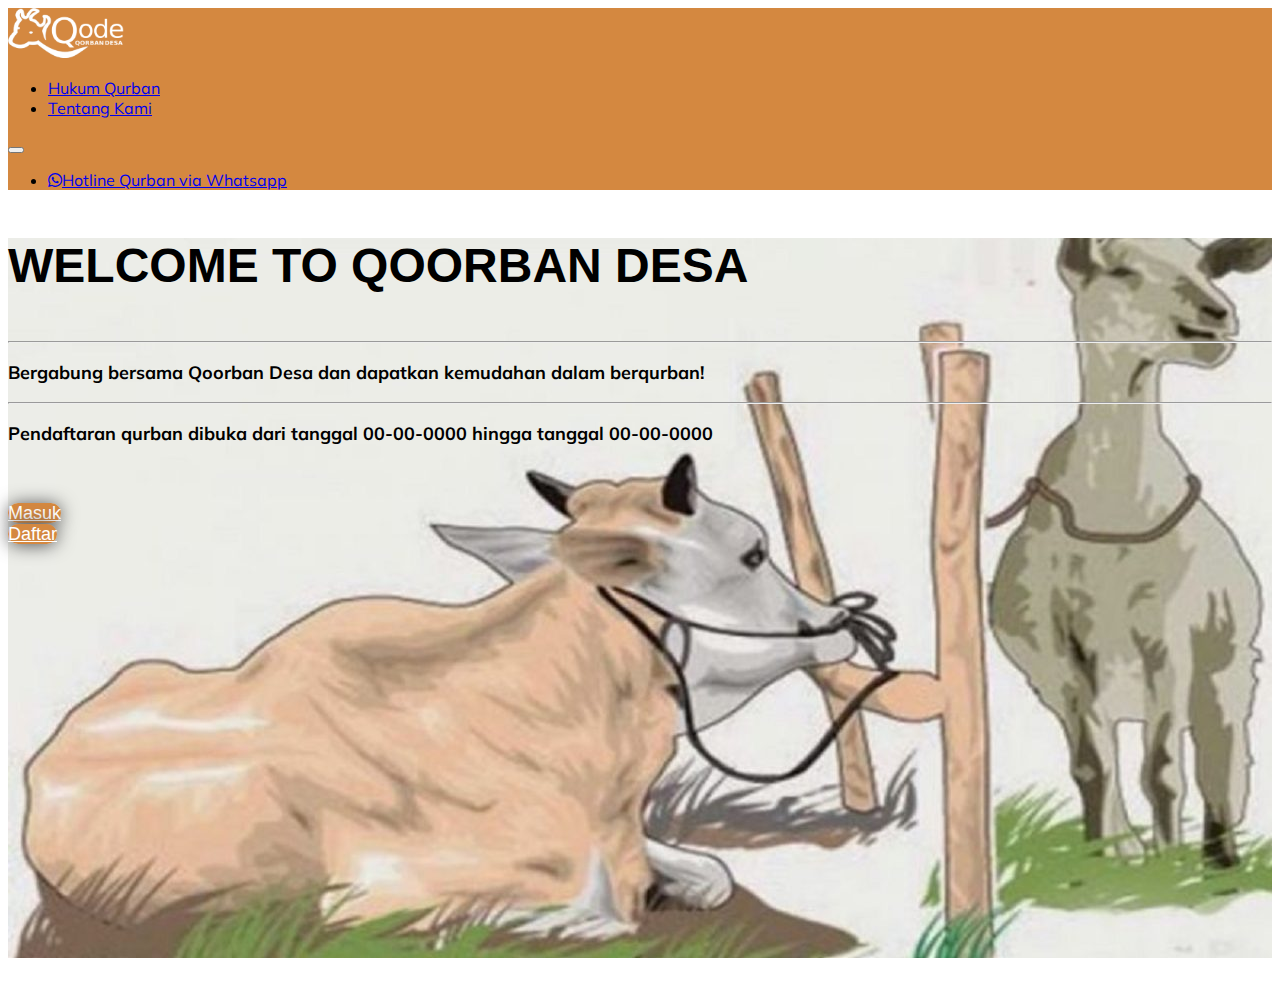
<file: index.html>
<!DOCTYPE html>
<html lang="en">
  <head>
    <!-- Required meta tags -->
    <meta charset="utf-8" />
    <meta name="viewport" content="width=device-width, initial-scale=1" />

    <!-- Bootstrap CSS -->
    <link href="https://cdn.jsdelivr.net/npm/bootstrap@5.0.1/dist/css/bootstrap.min.css" rel="stylesheet" integrity="sha384-+0n0xVW2eSR5OomGNYDnhzAbDsOXxcvSN1TPprVMTNDbiYZCxYbOOl7+AMvyTG2x" crossorigin="anonymous" />
    <link rel="stylesheet" href="https://cdnjs.cloudflare.com/ajax/libs/font-awesome/5.15.3/css/all.min.css" />
    <link rel="stylesheet" href="style/index.css" />

    <title>Landingpage</title>
  </head>

  <body>
    <header>
      <nav class="navbar navbar-expand-lg navbar-dark bg-nav">
        <div class="container">
          <img class="logo" src="assets/logo.png" alt="logo qode" />
          <div class="collapse navbar-collapse" id="navbarNav">
          <ul class="navbar-nav">
            <li class="nav-item">
            <a class="nav-link" href="halaman/hukumqurban.html">Hukum Qurban</a>
            </li>
            <li class="nav-item">
            <a class="nav-link" href="halaman/tentang.html">Tentang Kami</a>
            </li>
          </ul>
          </div>
          <button class="navbar-toggler" type="button" data-bs-toggle="collapse" data-bs-target="#navbarNav" aria-controls="navbarNav" aria-expanded="false" aria-label="Toggle navigation">
          <span class="navbar-toggler-icon"></span>
          </button>
          <div class="collapse navbar-collapse" id="navbarNav">
          <ul class="navbar-nav ms-auto">
            <li class="nav-item">
            <a class="nav-link btn-hotline border text-light" aria-current="page" href="https://wa.me/6282227010648"><i class="fab fa-whatsapp"></i>Hotline Qurban via Whatsapp</a>
            </li>
          </ul>
          </div>
        </div>
        </nav>
    </header>

   
    <div class="jumbotron">
      <div class="container h-50">
        <div class="row no-gutters align-items-center h-100">
            <div class="col-md-8">
        <p class="banner-tagline mt-0"> WELCOME TO QOORBAN DESA </p>
         <hr class="my-4">
        <p>Bergabung bersama Qoorban Desa dan dapatkan kemudahan dalam berqurban!</p>
        <hr class="ms-auto">
        <p>Pendaftaran qurban dibuka dari tanggal 00-00-0000 hingga tanggal 00-00-0000</p>
        <br>
        <br>
        <!-- <input id="submit-btn" type="submit" class="btn btn-warning btn-block" name="login" value="Masuk" href="masuk/login.php"/> -->
        <a id="submit-btn" class="btn btn-block" href="masuk/login.php">Masuk</a>
        <br>
        <a id="submit-btn" class="btn btn-block" href="masuk/register.php">Daftar</a>
        </div>
      </div>
     </div>
    </div>
   
     <br>
     <br>
    <script src="https://cdn.jsdelivr.net/npm/bootstrap@5.0.1/dist/js/bootstrap.bundle.min.js" integrity="sha384-gtEjrD/SeCtmISkJkNUaaKMoLD0//ElJ19smozuHV6z3Iehds+3Ulb9Bn9Plx0x4" crossorigin="anonymous"></script>
  </body>
</html>
</file>
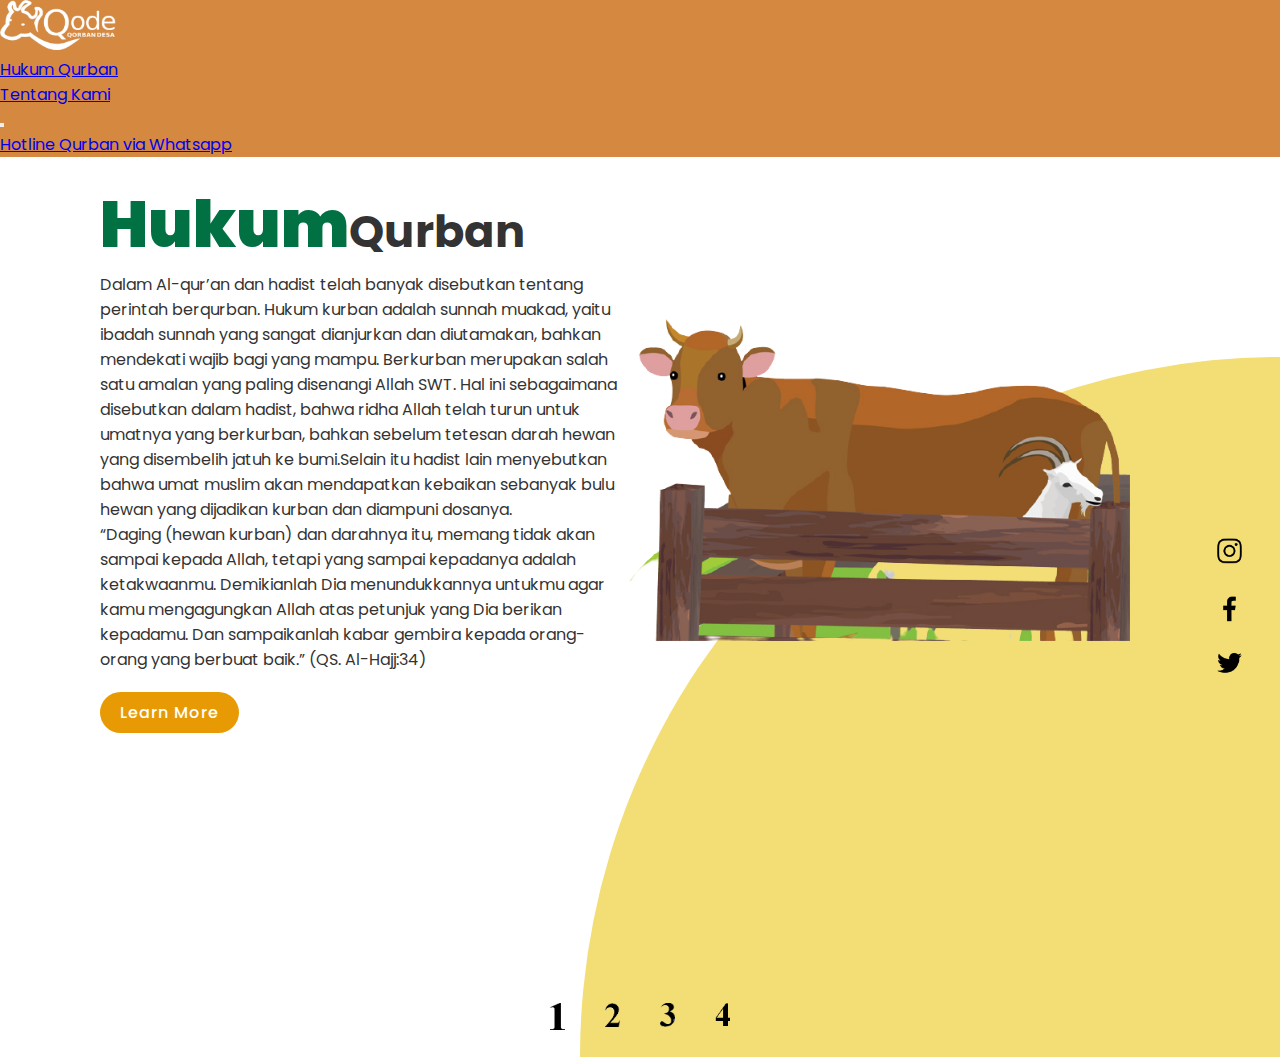
<file: halaman/hukumqurban.html>
<!DOCTYPE html>
<html leng="en">
<head>
	<meta charset="UTF-8">
	<title>Hukum Qurban</title>
	<link rel="stylesheet" href="../style/style.css">
	<link rel="stylesheet" href="../style/index.css" />

	<!-- Bootstrap CSS -->
    <link href="https://cdn.jsdelivr.net/npm/bootstrap@5.0.0-beta3/dist/css/bootstrap.min.css" rel="stylesheet" integrity="sha384-eOJMYsd53ii+scO/bJGFsiCZc+5NDVN2yr8+0RDqr0Ql0h+rP48ckxlpbzKgwra6" crossorigin="anonymous" />
</head>

 <body>
    <header>
		<nav class="navbar navbar-expand-lg navbar-dark bg-nav">
			<div class="container">
			  <img class="logo" src="../assets/logo.png" alt="logo qode" />
			  <div class="collapse navbar-collapse" id="navbarNav">
				<ul class="navbar-nav">
				  <li class="nav-item">
					<a class="nav-link active" href="hukumqurban.html">Hukum Qurban</a>
				  </li>
				  <li class="nav-item">
					<a class="nav-link" href="tentang.html">Tentang Kami</a>
				  </li>
				</ul>
			  </div>
			  <button class="navbar-toggler" type="button" data-bs-toggle="collapse" data-bs-target="#navbarNav" aria-controls="navbarNav" aria-expanded="false" aria-label="Toggle navigation">
				<span class="navbar-toggler-icon"></span>
			  </button>
			  <div class="collapse navbar-collapse" id="navbarNav">
				<ul class="navbar-nav ms-auto">
				  <li class="nav-item">
					<a class="nav-link btn-hotline border text-light" aria-current="page" href="https://wa.me/6282227010648"><i class="fab fa-whatsapp"></i>Hotline Qurban via Whatsapp</a>
				  </li>
				</ul>
			  </div>
			</div>
		  </nav>
    </header>

	<section>
		<div class="circle"></div>
		<div class="content">
			<div class="textBox">
				<h2>Hukum<span>Qurban</span></h2>
				<p>Dalam Al-qur’an dan hadist telah banyak disebutkan tentang perintah berqurban. Hukum kurban adalah sunnah muakad, yaitu ibadah sunnah yang sangat dianjurkan dan diutamakan, bahkan mendekati wajib bagi yang mampu. Berkurban merupakan salah satu amalan yang paling disenangi Allah SWT. Hal ini sebagaimana disebutkan dalam hadist, bahwa ridha Allah telah turun untuk umatnya yang berkurban, bahkan sebelum tetesan darah hewan yang disembelih jatuh ke bumi.Selain itu hadist lain menyebutkan bahwa umat muslim akan mendapatkan kebaikan sebanyak bulu hewan yang dijadikan kurban dan diampuni dosanya.</p>
				<p class="text-center">“Daging (hewan kurban) dan darahnya itu, memang tidak akan sampai kepada Allah, tetapi yang sampai kepadanya adalah ketakwaanmu. Demikianlah Dia menundukkannya untukmu agar kamu mengagungkan Allah atas petunjuk yang Dia berikan kepadamu. Dan sampaikanlah kabar gembira kepada orang-orang yang berbuat baik.” (QS. Al-Hajj:34)</p>
				<a href="#">Learn More</a>
			</div>
			<div class="imgBox">
				<img src="../img/img/img1.png" class="starbucks">
			</div>
		</div>
		<ul class="thumb">
			<li><img src="../img/img/1.png" onclick="imgSlider('../img/img/img1.png')"></li>
			<li><img src="../img/img/2.png" onclick="imgSlider('../img/img/img2.png')"></li>
			<li><img src="../img/img/3.png" onclick="imgSlider('../img/img/img3.png')"></li>
			<li><img src="../img/img/4.png" onclick="imgSlider('../img/img/img4.png')"></li>
		</ul>
		<ul class="sci">
			<li><a href="https://www.instagram.com/globalqurban/?hl=id"><img src="../img/img/instagram.png"></a></li>
			<li><a href="https://web.facebook.com/GlobalQurban/?_rdc=1&_rdr"><img src="../img/img/facebook.png"></a></li>
			<li><a href="https://twitter.com/globalqurban"><img src="../img/img/twitter.png"></a></li>
		</ul>
	</section>

	<script type="text/javascript">
		function imgSlider(anything) 
		{
			document.querySelector('.starbucks').src = anything;
		}

	</script>
</body>
</html>
</file>
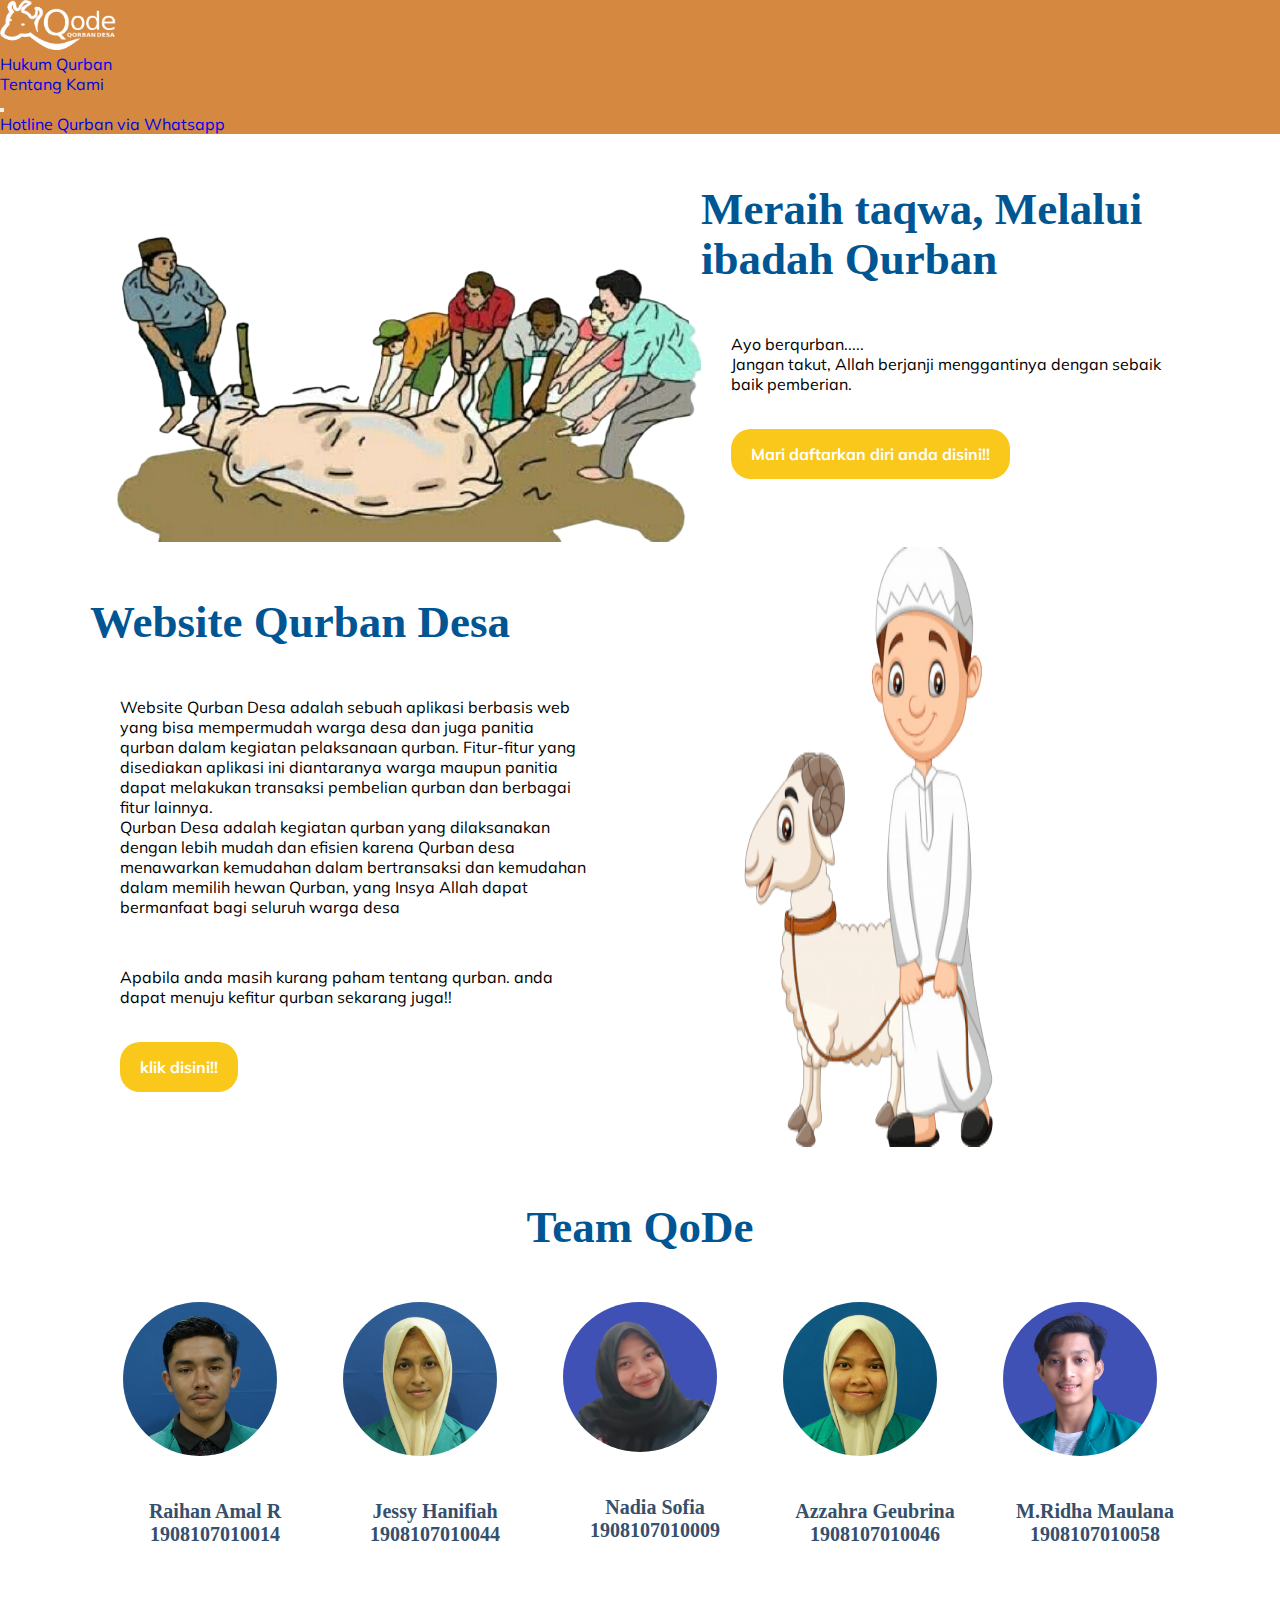
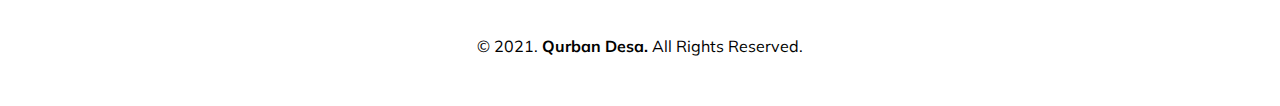
<file: halaman/tentang.html>
<!DOCTYPE html>
<html leng="en">
<head>
    <meta charset="UTF-8">
    <title>Hukum Qurban</title>
    <link rel="stylesheet" href="../style/style2.css">
    <link rel="stylesheet" href="../style/index.css" />

    <!-- Bootstrap CSS -->
    <link href="https://cdn.jsdelivr.net/npm/bootstrap@5.0.0-beta3/dist/css/bootstrap.min.css" rel="stylesheet" integrity="sha384-eOJMYsd53ii+scO/bJGFsiCZc+5NDVN2yr8+0RDqr0Ql0h+rP48ckxlpbzKgwra6" crossorigin="anonymous" />
</head>

 <body>
    <nav class="navbar navbar-expand-lg navbar-dark bg-nav">
        <div class="container">
          <img class="logo" src="../assets/logo.png" alt="logo qode" />
          <div class="collapse navbar-collapse" id="navbarNav">
            <ul class="navbar-nav">
              <li class="nav-item">
                <a class="nav-link " href="hukumqurban.html">Hukum Qurban</a>
              </li>
              <li class="nav-item">
                <a class="nav-link active" href="tentang.html">Tentang Kami</a>
              </li>
            </ul>
          </div>
          <button class="navbar-toggler" type="button" data-bs-toggle="collapse" data-bs-target="#navbarNav" aria-controls="navbarNav" aria-expanded="false" aria-label="Toggle navigation">
            <span class="navbar-toggler-icon"></span>
          </button>
          <div class="collapse navbar-collapse" id="navbarNav">
            <ul class="navbar-nav ms-auto">
              <li class="nav-item">
                <a class="nav-link btn-hotline border text-light" aria-current="page" href="https://wa.me/6282227010648"><i class="fab fa-whatsapp"></i>Hotline Qurban via Whatsapp</a>
              </li>
            </ul>
          </div>
        </div>
      </nav>
    </header>

    <div class="wrapper">
        <!-- untuk home -->
        <section id="home">
            <img src="../img/img/gambar1.png"/>
            <div class="kolom">
                <h2>Meraih taqwa, Melalui ibadah Qurban</h2>
                <p>Ayo berqurban.....<br>
                Jangan takut, Allah berjanji menggantinya dengan sebaik baik pemberian.</p>
                <p><a href="../masuk/register.php" class="tbl-pink">Mari daftarkan diri anda disini!!</a></p>
            </div>
        </section>

        <!-- untuk courses -->
        <section id="courses">
            <div class="kolom">
                <h2>Website Qurban Desa</h2>
                <p>Website Qurban Desa adalah sebuah aplikasi berbasis web yang bisa mempermudah warga desa dan juga panitia qurban dalam kegiatan pelaksanaan qurban. Fitur-fitur yang disediakan aplikasi ini diantaranya warga maupun panitia dapat melakukan transaksi pembelian qurban dan berbagai fitur lainnya.<br>
                Qurban Desa adalah kegiatan qurban yang dilaksanakan dengan lebih mudah dan efisien karena Qurban desa menawarkan kemudahan dalam bertransaksi dan kemudahan dalam memilih hewan Qurban, yang Insya Allah dapat bermanfaat bagi seluruh warga desa</p>
                <p>Apabila anda masih kurang paham tentang qurban. anda dapat menuju kefitur qurban sekarang juga!!</p>
                <p><a href="hukumqurban.html" class="tbl-biru">klik disini!!</a></p>
            </div>
            <img src="../img/img/diri.png"/>
        </section>

        <!-- untuk tutors -->
        <section id="tutors">
            <div class="tengah">
                <div class="kolom">
                    <h2> Team QoDe</h2>
                </div>

                <div class="tutor-list">
                    <div class="kartu-tutor">
                        <img src="../img/img/raihan.png"/>
                        <p>Raihan Amal R<br>
                        1908107010014</p>
                    </div>
                    <div class="kartu-tutor">
                        <img src="../img/img/jessy.png"/>
                        <p>Jessy Hanifiah<br>
                        1908107010044</p>
                    </div>
                    <div class="kartu-tutor">
                        <img src="../img/img/nadia.png"/>
                        <p>Nadia Sofia<br>
                        1908107010009</p>
                    </div>
                    <div class="kartu-tutor">
                        <img src="../img/img/azzahra.png"/>
                        <p>Azzahra Geubrina<br>
                        1908107010046</p>
                    </div>
                    <div class="kartu-tutor">
                        <img src="../img/img/ridha.png"/>
                        <p>M.Ridha Maulana<br>
                        1908107010058</p>
                    </div>
                </div>
            </div>
        </section>


    <div id="copyright">
        <div class="wrapper">
            &copy; 2021. <b>Qurban Desa.</b> All Rights Reserved.
        </div>
    </div>
    
</body>
</html>
</file>
<file: style/index.css>
@import url("https://fonts.googleapis.com/css2?family=Mulish:wght@300;400&display=swap");

body {
  font-family: "Mulish", sans-serif;
}

.bg-nav {
  background-color: rgb(212, 136, 64);
}

.logo {
  height: 50px !important;
}

.btn-hotline {
  border-radius: 8px !important;
}

.disclaimer {
  background-color: rgb(248, 242, 242);
}

.disclaimer span {
  font-weight: bold;
}

.container h2 {
  font-size: 22px;
  font-weight: bold;
}

.list-item {
  background-color: rgb(248, 242, 242);
  margin: auto;
  display: flex;
  align-items: center;
  /* height: 55px;
  line-height: 55px; */
}

.list-item input {
  width: 55px;
  height: 35px;
  outline: none;
  border: none;
  text-align: center;
}

.list-item button {
  width: 35px;
  height: 35px;
  border: none;
  color: blue;
  border-radius: 50%;
}

.price-card {
  background-color: rgb(228, 219, 219);
}

.price-card span {
  font-weight: bold;
}

.js-scroll-trigger button {
  width: 55px;
  height: 35px;
  outline: none;
  border: none;
  text-align: center;
}

.navbar-navscroll {
  color: white;
  font-weight: bold;
}
.jumbotron { 
  background-image: url(../img/jumbo1.jpg);
  background-size: cover;
  height: 720px;
}

.jumbotron .banner-tagline {
  font-family: 'Segoe UI', Tahoma, Geneva, Verdana, sans-serif;
  color: black;
  font-weight: bold;
  font-size: 48px; 
}

.jumbotron p {
  font-weight: bold;
  font-size: 18px;
}

#form {
    font-weight: bold;
    font-size: 18px;
}

form {
    padding: 1em;
    background: #f9f9f9;
    border: 1px solid #c1c1c1;
    margin-top: 2rem;
    max-width: 600px;
    margin-left: auto;
    margin-right: auto;
    padding: 1em;
  }

#submit-btn {
  background-color: rgb(212, 136, 64);
  border-radius: 21px;
  border: none;
  cursor: pointer;
  color: white;
  font-family: 'Segoe UI', Tahoma, Geneva, Verdana, sans-serif;
  font-size: 18px;
  height: 43px;
  margin: 0 auto;
  margin-top: 50px;
  width: 150px;
}

#submit-btn {
  box-shadow: 0px 1px 18px #4e4e4e;
}
</file>
<file: style/style.css>
@import url('https://fonts.googleapis.com/css?family=Poppins:200,300,400,500,600,700,800,900&display=swap');

*
{
	margin: 0;
	padding: 0;
	box-sizing: border-box;
	font-family: 'Poppins', sans-serif;
}

section
{
	position: relative;
	width: 100%;
	min-height: 100vh;
	padding: 100px;
	display: flex;
	justify-content: space-between;
	align-items: center;
	background: #fff;
}


.content
{
	position: relative;
	position: absolute;
	top: 0;
	left: 0;
	width: 100%;
	padding: 20px 100px;
	width: 100%;
	display: flex;
	justify-content: space-between;
	align-items: center;
}

.content .textBox
{
	position: relative;
	max-width: 600px;
}

.content .textBox h2
{
	color: #017143;
	font-size: 4em;
	font-weight: 900;
}

.content .textBox h2 span
{
	color: #333;
	font-size: 0.7em;
	line-height: 1.4em;
	font-weight: 700;
}

.content .textBox p
{
	color: #333;
}

.content .textBox a
{
	display: inline-block;
	margin-top: 20px;
	padding: 8px 20px;
	background-color: #E89A04;
	color: #fff;
	border-radius: 40px;
	font-weight: 500;
	letter-spacing: 1px;
	text-decoration: none;
}

.content .imgBox
{
	width: 600px;
	display: flex;
	justify-content: flex-end;
	padding-right: 50px;
	margin-top: 50px;
}

.content .imgBox img
{
	max-width: 500px;
} 

.thumb
{
	position: absolute;
	left: 50%;
	bottom: 20px;
	transform: translateX(-50%);
	display: flex;
}

.thumb li
{
	list-style: none;
	display: inline-block;
	margin: 0 20px;
	cursor: pointer;
	transition: 0.5s;
}

.thumb li:hover
{
	transform: translateY(-10px);
}

.thumb li img
{
	max-width: 15px;
}

.sci
{
	position: absolute;
	top: 50%;
	right: 30px;
	transform: translateY(-50%);
	display: flex;
	justify-content: center;
	align-items: center;
	flex-direction: column; 
}

.sci li
{
	list-style: none;
}

.sci li a
{
	display: inline-block;
	margin: 5px 0;
	transform: scale(0.6);
}

.circle
{
	position: absolute;
	top: 0;
	left: 0;
	width: 100%;
	height: 100%;
	background: #F2DE75;
	clip-path: circle(700px at right 900px);
}
</file>
<file: style/style2.css>
@import url('https://fonts.googleapis.com/css?family=Poppins:200,300,400,500,600,700,800,900&display=swap');

* {
    text-decoration: none;
    margin: 0px;
    padding: 0px;
}

body {
    margin: 0px;
    padding: 0px;
    font-family: 'Open Sans',sans-serif;
}

.wrapper {
    width: 1100px;
    margin: auto;
    position: relative;
}


section {
    margin: auto;
    display: flex;
    margin-bottom: 5px;
}

.kolom {
    margin-top: 50px;
    margin-bottom: 50px;
}

h2 {
    font-family: 'comic sans ms';
    font-weight: 800;
    font-size: 45px;
    margin-bottom: 20px;
    color: #005593;
    width: 100%;
    line-height: 50px;
}

a.tbl-biru {
    background: #F9C81B;
    border-radius: 20px;
    margin-top: 20px;
    padding: 15px 20px 15px 20px;
    color: #FFFFFF;
    cursor: pointer;
    font-weight: bold;
}

a.tbl-biru:hover {
    background: #DFAF07;
    text-decoration: none;
}

a.tbl-pink {
    background: #F9C81B;
    border-radius: 20px;
    margin-top: 20px;
    padding: 15px 20px 15px 20px;
    color: #FFFFFF;
    cursor: pointer;
    font-weight: bold;
}

a.tbl-pink:hover {
    background:  #DFAF07;
    text-decoration: none;
}

p {
    margin: 10px 0px 10px 0px;
    padding: 30px 0px 10px 30px;
}

.tengah {
    text-align: center;
    width: 100%;
}

.tutor-list {
    width: 100%;
    position: relative;
    display: flex;
    flex-wrap: wrap;
}

.kartu-tutor {
    width: 20%;
    margin: 0 auto;
}

.kartu-tutor img {
    width: 70%;
    border-radius: 50%;
}

.kartu-tutor p {
    font-family: 'milonga';
    font-weight: 800;
    font-size: 20px;
    text-align: center;
    color: #364f6b;
}

.partner-list {
    width: 100%;
    position: relative;
    display: flex;
    flex-wrap: wrap;
}


#copyright {
    text-align: center;
    width: 100%;
    padding: 20px 0px 50px 0px;
    margin-top: 50px;
}
</file>
